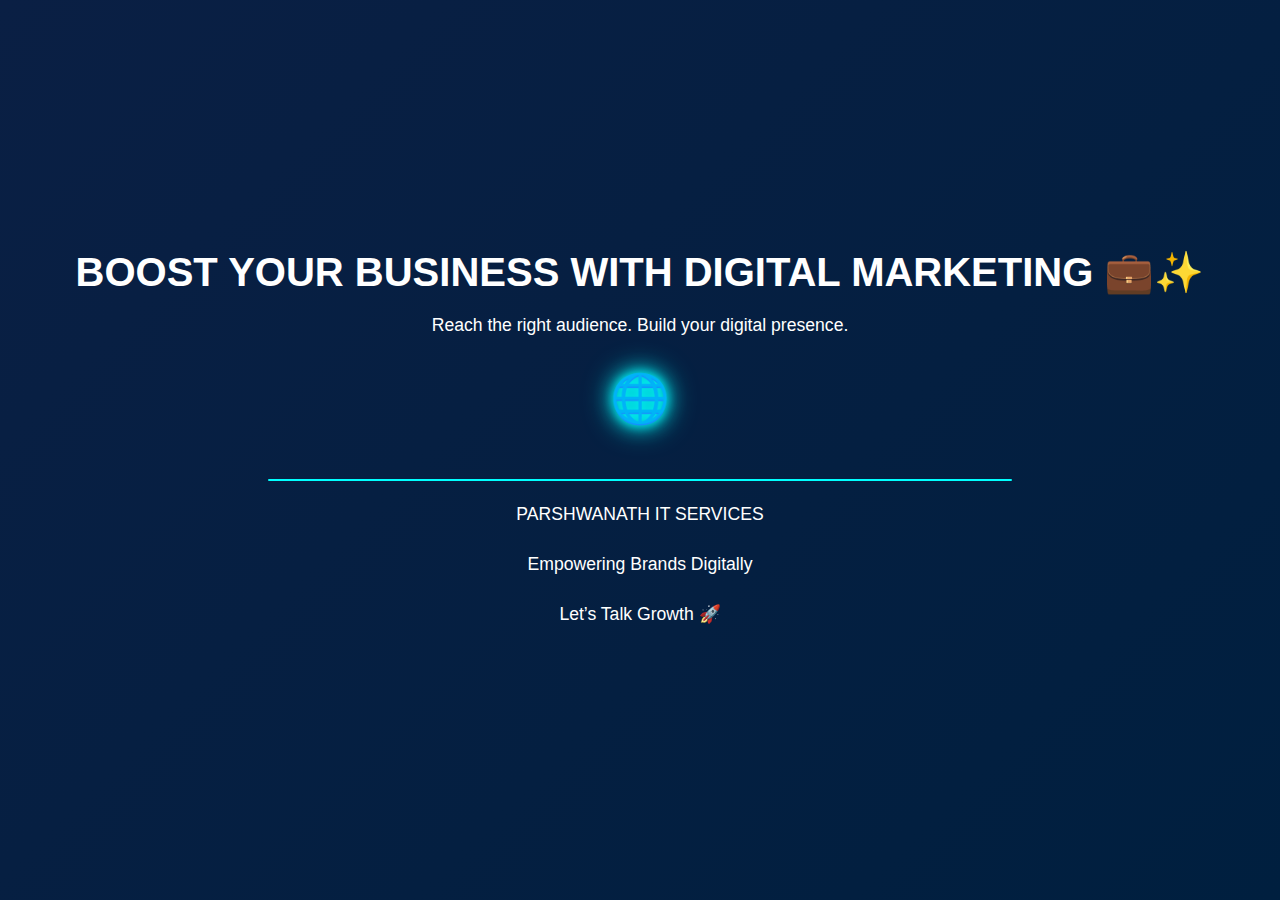
<file: index.html>
<!DOCTYPE html>
<html lang="en">
<head>
  <meta charset="UTF-8">
  <meta name="viewport" content="width=device-width, initial-scale=1.0">
  <title>Digital Marketing Post</title>
  <!-- Bootstrap CSS -->
  <link href="https://cdn.jsdelivr.net/npm/bootstrap@5.3.2/dist/css/bootstrap.min.css" rel="stylesheet">
  <style>
    body, html {
      height: 100%;
      margin: 0;
      font-family: 'Segoe UI', Tahoma, Geneva, Verdana, sans-serif;
    }

    .digital-post {
      background: linear-gradient(135deg, #0a1f44, #001f3f);
      background-size: cover;
      color: white;
      display: flex;
      flex-direction: column;
      justify-content: center;
      align-items: center;
      text-align: center;
      height: 100vh;
      padding: 20px;
      position: relative;
      overflow: hidden;
    }

    /* Subtle wave pattern */
    .digital-post::before {
      content: '';
      position: absolute;
      top: 0; left: 0; right: 0; bottom: 0;
      background: url('https://www.transparenttextures.com/patterns/waves.png') repeat;
      opacity: 0.1;
      z-index: 0;
    }

    .digital-post * {
      position: relative;
      z-index: 1;
    }

    .digital-post h1 {
      font-size: 2.5rem;
      font-weight: 700;
      margin-bottom: 1rem;
    }

    .digital-post p {
      font-size: 1.1rem;
      margin-bottom: 1.5rem;
    }

    .glowing-globe {
      font-size: 3rem;
      color: #00ffff;
      text-shadow: 0 0 10px #00ffff, 0 0 20px #00ffff, 0 0 30px #00ffff;
      margin-bottom: 1.5rem;
    }

    .footer-text {
      font-weight: 500;
      font-size: 1.1rem;
    }

    .separator {
      width: 60%;
      height: 2px;
      background: #00ffff;
      margin: 20px 0;
      border-radius: 5px;
    }
  </style>
</head>
<body>
  <div class="digital-post">
    <h1>BOOST YOUR BUSINESS WITH DIGITAL MARKETING 💼✨</h1>
    <p>Reach the right audience. Build your digital presence.</p>
    <div class="glowing-globe">🌐</div>
    <div class="separator"></div>
    <div class="footer-text">
      <p>PARSHWANATH IT SERVICES</p>
      <p>Empowering Brands Digitally</p>
      <p>Let’s Talk Growth 🚀</p>
    </div>
  </div>

  <!-- Bootstrap JS -->
  <script src="https://cdn.jsdelivr.net/npm/bootstrap@5.3.2/dist/js/bootstrap.bundle.min.js"></script>
</body>
</html>
</file>
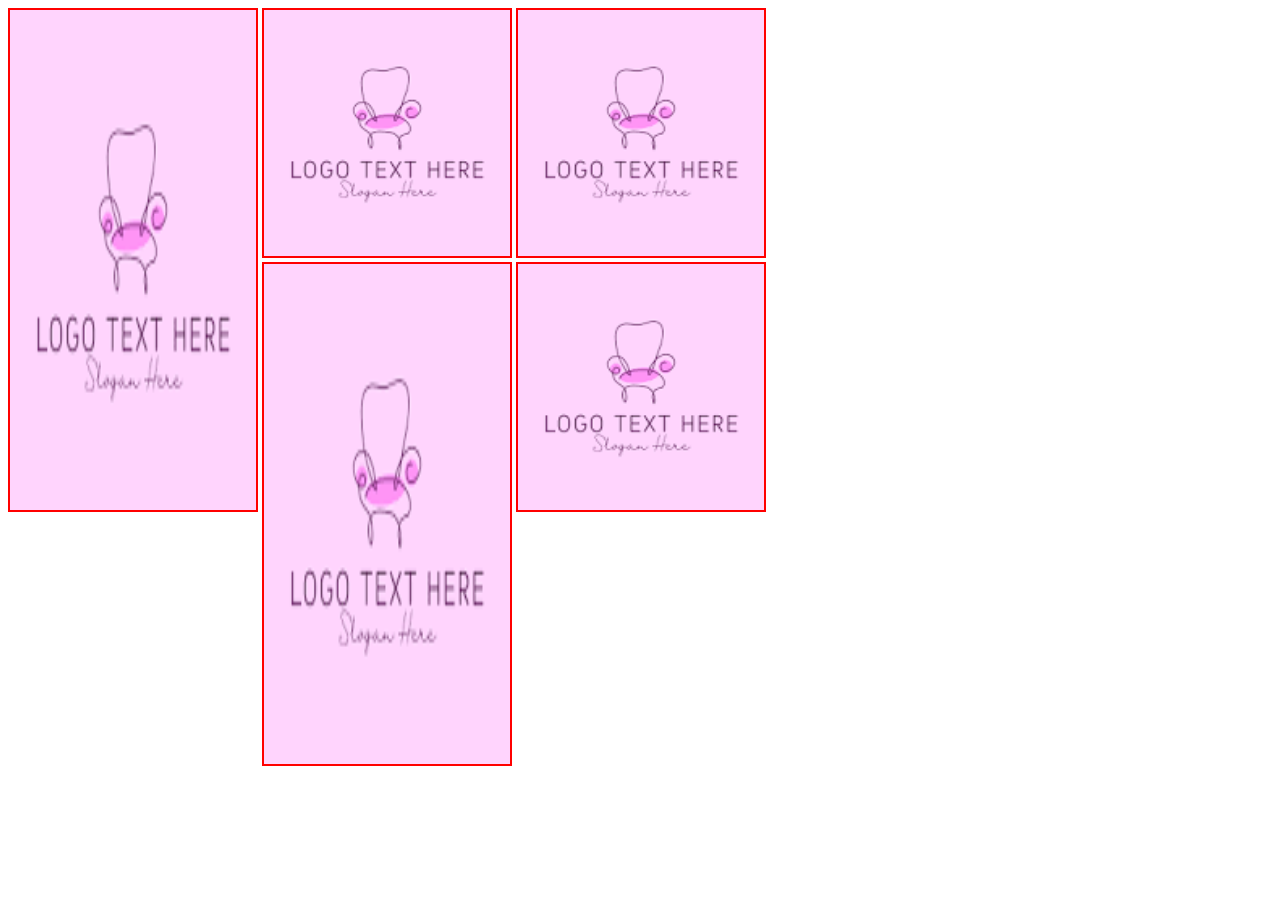
<file: css_grid/index.html>
<!DOCTYPE html>
<html lang="en">
  <head>
    <meta charset="UTF-8" />
    <meta name="viewport" content="width=device-width, initial-scale=1.0" />
    <title>Document</title>
    <style>
      section {
        display: grid;
        grid-template-rows: 250px 250px 250px;
        grid-template-columns: 250px 250px 250px;
        column-gap: 4px;
        row-gap: 4px;
      }
      .box {
        border: 2px solid red;
      }
      .box img {
        height: 100%;
        width: 100%;
      }
      #img1{
         grid-row-start: 1;
         grid-row-end: 3;

      }
      #img3{
       grid-row-start:2 ;
       grid-row-end: 4;
      }
    </style>
  </head>
  <body>
    <section>
      <div class="box" id="img1" title="img1">
        <img src="./asets/img/logo purple.png" alt="" />
      </div>
      <div class="box" id="img2" title="img2">
        <img src="./asets/img/logo purple.png" alt="" />
      </div>
      <div class="box" id="img3" title="img3">
        <img src="./asets/img/logo purple.png" alt="" />
      </div>
      <div class="box" id="img4" title="img4">
        <img src="./asets/img/logo purple.png" alt="" />
      </div>
      <div class="box" id="img5" title="img5">
        <img src="./asets/img/logo purple.png" alt="" />
      </div>
    </section>
  </body>
</html>
</file>
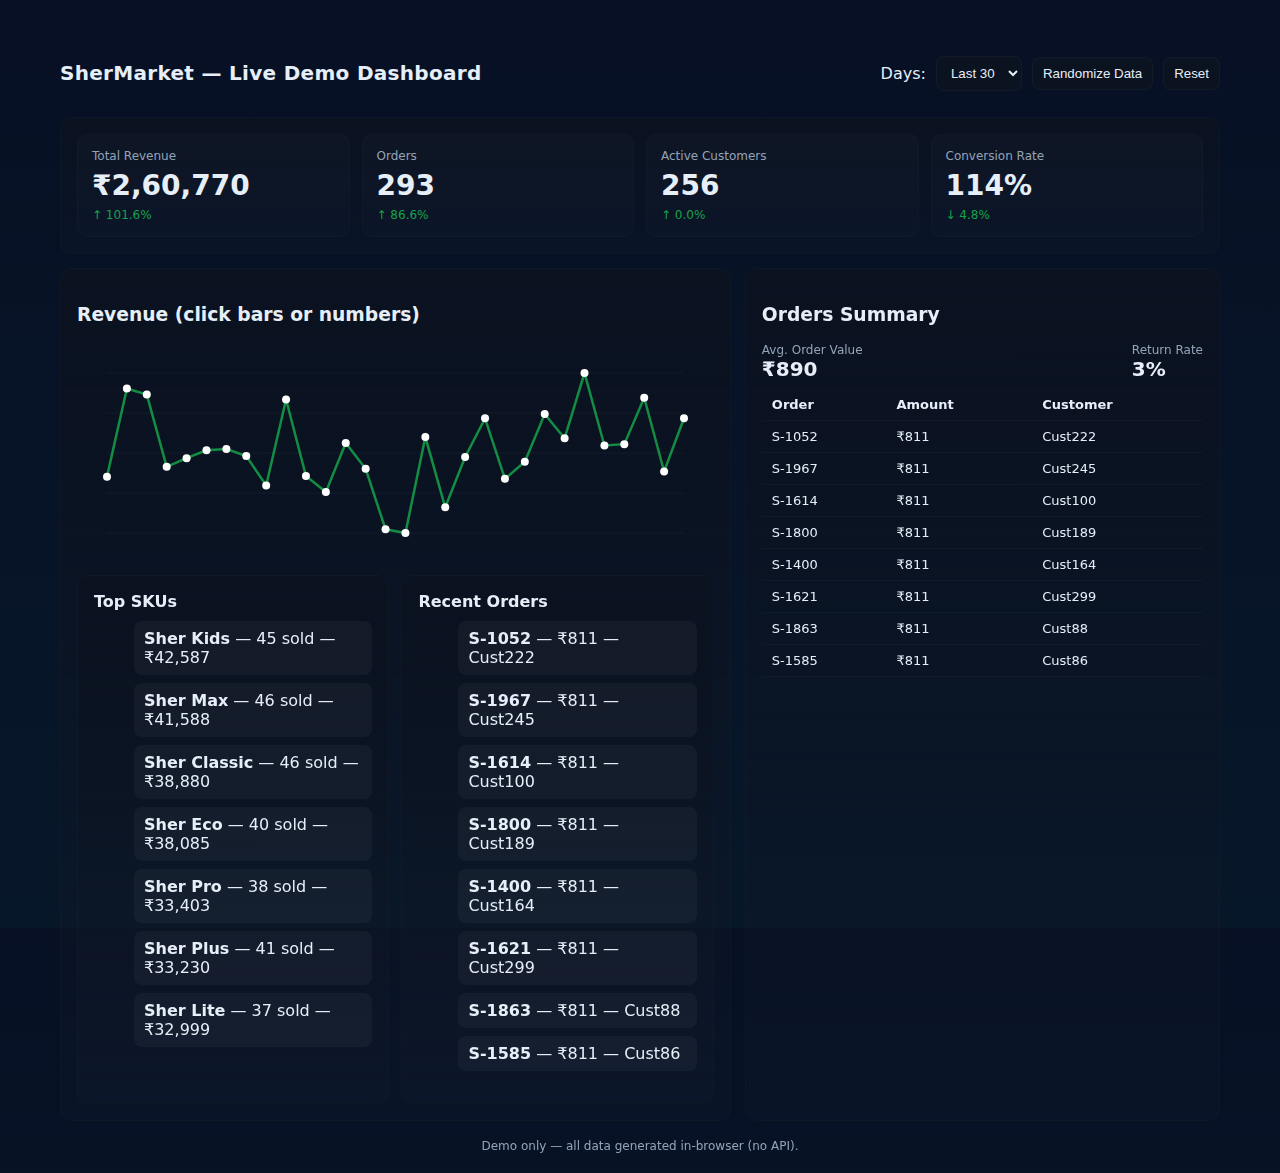
<file: dashbord/index.html>
<!doctype html>
<html lang="en">
<head>
  <meta charset="utf-8" />
  <meta name="viewport" content="width=device-width,initial-scale=1" />
  <title>SherMarket — Dynamic Dashboard (HTML/CSS/JS)</title>
  <style>
    :root{
      --bg:#0f1724; --card:#0b1220; --muted:#94a3b8; --accent:#16a34a; --glass: rgba(255,255,255,0.04);
      --glass-2: rgba(255,255,255,0.02);
      font-family: Inter, ui-sans-serif, system-ui, -apple-system, 'Segoe UI', Roboto, 'Helvetica Neue', Arial;
    }
    *{box-sizing:border-box}
    html,body{height:100%;margin:0;background:linear-gradient(180deg,#071024 0%, #07172a 100%);color:#e6eef8}
    .wrap{max-width:1200px;margin:28px auto;padding:20px}
    header{display:flex;align-items:center;justify-content:space-between;margin-bottom:18px}
    header h1{font-size:20px;letter-spacing:0.3px}
    .controls{display:flex;gap:10px;align-items:center}
    select,input[type=range],button{background:var(--card);border:1px solid var(--glass);color:inherit;padding:8px 10px;border-radius:8px}
    button{cursor:pointer}

    /* Grid */
    .grid{display:grid;grid-template-columns:repeat(12,1fr);gap:14px}
    .card{background:linear-gradient(180deg,var(--card), rgba(255,255,255,0.01));padding:16px;border-radius:12px;border:1px solid var(--glass-2)}

    /* Stats row */
    .stats{grid-column:1/-1;display:grid;grid-template-columns:repeat(4,1fr);gap:12px}
    .stat{padding:14px;border-radius:10px;background:linear-gradient(180deg, rgba(255,255,255,0.02), rgba(255,255,255,0.01));border:1px solid rgba(255,255,255,0.02)}
    .stat .label{font-size:12px;color:var(--muted)}
    .stat .number{font-size:28px;font-weight:700;margin-top:6px;cursor:pointer}
    .stat .number:hover{opacity:0.9;transform:translateY(-2px)}
    .stat .delta{font-size:12px;color:var(--accent);margin-top:6px}

    /* Main panels */
    .panel-left{grid-column:1/8}
    .panel-right{grid-column:8/13}

    /* mini cards */
    .mini{display:flex;justify-content:space-between;align-items:center}
    .list{margin-top:10px}
    .list li{padding:8px 10px;border-radius:8px;margin-bottom:8px;background:var(--glass);list-style:none}

    /* table */
    table{width:100%;border-collapse:collapse;margin-top:8px}
    th,td{padding:8px 10px;text-align:left;border-bottom:1px solid rgba(255,255,255,0.03);font-size:13px}

    /* chart */
    .chart-wrap{height:220px}
    canvas{width:100%;height:220px;border-radius:8px}

    /* modal */
    .modal{position:fixed;inset:0;display:none;align-items:center;justify-content:center;background:rgba(2,6,23,0.6)}
    .modal .box{width:520px;background:#071428;padding:18px;border-radius:12px;border:1px solid rgba(255,255,255,0.04)}
    .modal .box h3{margin:0 0 8px 0}
    .close{float:right;cursor:pointer;padding:6px;border-radius:6px}

    /* small screens */
    @media (max-width:900px){
      .stats{grid-template-columns:repeat(2,1fr)}
      .panel-left{grid-column:1/-1}
      .panel-right{grid-column:1/-1}
    }
  </style>
</head>
<body>
  <div class="wrap">
    <header>
      <h1>SherMarket — Live Demo Dashboard</h1>
      <div class="controls">
        <label for="range">Days:</label>
        <select id="range">
          <option value="7">Last 7</option>
          <option value="14">Last 14</option>
          <option value="30" selected>Last 30</option>
        </select>
        <button id="refresh">Randomize Data</button>
        <button id="reset">Reset</button>
      </div>
    </header>

    <main class="grid">
      <section class="card stats">
        <div class="stat card">
          <div class="label">Total Revenue</div>
          <div class="number stat-number" data-key="revenue">₹<span id="revenue">0</span></div>
          <div class="delta" id="rev-delta">↑ 0.0%</div>
        </div>

        <div class="stat card">
          <div class="label">Orders</div>
          <div class="number stat-number" data-key="orders"><span id="orders">0</span></div>
          <div class="delta" id="ord-delta">↑ 0.0%</div>
        </div>

        <div class="stat card">
          <div class="label">Active Customers</div>
          <div class="number stat-number" data-key="customers"><span id="customers">0</span></div>
          <div class="delta" id="cus-delta">↑ 0.0%</div>
        </div>

        <div class="stat card">
          <div class="label">Conversion Rate</div>
          <div class="number stat-number" data-key="conversion"><span id="conversion">0</span>%</div>
          <div class="delta" id="conv-delta">↑ 0.0%</div>
        </div>
      </section>

      <section class="card panel-left">
        <h3>Revenue (click bars or numbers)</h3>
        <div class="chart-wrap">
          <canvas id="lineChart"></canvas>
        </div>

        <div style="display:flex;gap:12px;margin-top:12px">
          <div style="flex:1" class="card">
            <strong>Top SKUs</strong>
            <ul class="list" id="top-skus"></ul>
          </div>
          <div style="flex:1" class="card">
            <strong>Recent Orders</strong>
            <ul class="list" id="recent-orders"></ul>
          </div>
        </div>
      </section>

      <section class="card panel-right">
        <h3>Orders Summary</h3>
        <div class="mini">
          <div>
            <div style="font-size:12px;color:var(--muted)">Avg. Order Value</div>
            <div id="aov" style="font-weight:700;font-size:20px">₹0</div>
          </div>
          <div>
            <div style="font-size:12px;color:var(--muted)">Return Rate</div>
            <div id="return-rate" style="font-weight:700;font-size:20px">0%</div>
          </div>
        </div>

        <table aria-label="Recent orders">
          <thead><tr><th>Order</th><th>Amount</th><th>Customer</th></tr></thead>
          <tbody id="orders-table"></tbody>
        </table>
      </section>

    </main>

    <!-- Modal (details when clicking numbers) -->
    <div id="modal" class="modal" role="dialog" aria-modal="true">
      <div class="box">
        <span class="close" id="modal-close">✕</span>
        <h3 id="modal-title">Details</h3>
        <div id="modal-body"></div>
      </div>
    </div>

    <footer style="text-align:center;margin-top:18px;color:var(--muted);font-size:12px">Demo only — all data generated in-browser (no API).</footer>
  </div>

  <script>
    // ---------- SAMPLE DATA GENERATION ----------
    const state = {
      days: 30,
      revenue: [],
      orders: [],
      customers: [],
      skus: [],
      recentOrders: []
    }

    function rand(min,max){ return Math.floor(Math.random()*(max-min+1))+min }

    function generateData(days){
      state.days = days
      state.revenue = []
      state.orders = []
      state.customers = []
      state.skus = []
      state.recentOrders = []

      const skuNames = ['Sher Classic','Sher Pro','Sher Lite','Sher Max','Sher Kids','Sher Eco','Sher Plus']
      for(let i=0;i<skuNames.length;i++) state.skus.push({name:skuNames[i], sold:0, revenue:0})

      for(let d=0;d<days;d++){
        const base = 8000 + Math.round(Math.sin(d/3)*1000)
        const rev = Math.round(base + rand(-1200,2500))
        const ord = Math.max(1, Math.round(rev / (rand(400,1500))))
        const cus = Math.max(1, Math.round(ord * (0.6 + Math.random()*0.6)))
        state.revenue.push(rev)
        state.orders.push(ord)
        state.customers.push(cus)

        // assign to skus randomly
        for(let i=0;i<ord;i++){
          const s = rand(0,state.skus.length-1)
          state.skus[s].sold += 1
          state.skus[s].revenue += Math.round((rev/ord))
          // push some recent orders for table
          if(d > days-7 && state.recentOrders.length < 8){
            state.recentOrders.push({id: 'S-'+(1000+rand(1,999)), amount: Math.round((rev/ord)), customer: 'Cust'+rand(1,300)})
          }
        }
      }

      // compute conversion rate % roughly
      const conv = Math.max(0.5, (state.orders.reduce((a,b)=>a+b,0) / (state.customers.reduce((a,b)=>a+b,0)+1)) * 100)

      return {
        revenueTotal: state.revenue.reduce((a,b)=>a+b,0),
        ordersTotal: state.orders.reduce((a,b)=>a+b,0),
        customersTotal: state.customers.reduce((a,b)=>a+b,0),
        conversion: Number(conv.toFixed(1)),
        aov: Math.round((state.revenue.reduce((a,b)=>a+b,0) / Math.max(1, state.orders.reduce((a,b)=>a+b,0))))
      }
    }

    // ---------- DOM UPDATES ----------
    const el = {
      revenue: document.getElementById('revenue'),
      orders: document.getElementById('orders'),
      customers: document.getElementById('customers'),
      conversion: document.getElementById('conversion'),
      topSkus: document.getElementById('top-skus'),
      recentOrders: document.getElementById('recent-orders'),
      ordersTable: document.getElementById('orders-table'),
      aov: document.getElementById('aov'),
      returnRate: document.getElementById('return-rate'),
      revDelta: document.getElementById('rev-delta'),
      ordDelta: document.getElementById('ord-delta'),
      convDelta: document.getElementById('conv-delta')
    }

    function format(n){ return n.toLocaleString('en-IN') }

    function renderSummary(summary, prevSummary){
      el.revenue.textContent = format(summary.revenueTotal)
      el.orders.textContent = format(summary.ordersTotal)
      el.customers.textContent = format(summary.customersTotal)
      el.conversion.textContent = summary.conversion
      el.aov.textContent = '₹'+format(summary.aov)
      el.returnRate.textContent = (rand(1,6)) + '%'

      // simple delta calculation
      if(prevSummary){
        el.revDelta.textContent = (diffPct(prevSummary.revenueTotal, summary.revenueTotal) >=0 ? '↑ ':'↓ ') + Math.abs(diffPct(prevSummary.revenueTotal, summary.revenueTotal)).toFixed(1) + '%'
        el.ordDelta.textContent = (diffPct(prevSummary.ordersTotal, summary.ordersTotal) >=0 ? '↑ ':'↓ ') + Math.abs(diffPct(prevSummary.ordersTotal, summary.ordersTotal)).toFixed(1) + '%'
        el.convDelta.textContent = (diffPct(prevSummary.conversion, summary.conversion) >=0 ? '↑ ':'↓ ') + Math.abs(diffPct(prevSummary.conversion, summary.conversion)).toFixed(1) + '%'
      }

      // top skus
      const sortedSkus = state.skus.slice().sort((a,b)=>b.revenue - a.revenue)
      el.topSkus.innerHTML = sortedSkus.map(s=>`<li><strong>${s.name}</strong> — ${s.sold} sold — ₹${format(s.revenue)}</li>`).join('')

      // recent orders list
      el.recentOrders.innerHTML = state.recentOrders.map(o=>`<li><strong>${o.id}</strong> — ₹${format(o.amount)} — ${o.customer}</li>`).join('')

      // orders table
      el.ordersTable.innerHTML = state.recentOrders.map(o=>`<tr><td>${o.id}</td><td>₹${format(o.amount)}</td><td>${o.customer}</td></tr>`).join('')
    }

    function diffPct(a,b){ if(a===0) return b===0?0:100; return ((b-a)/Math.abs(a))*100 }

    // ---------- Simple line chart (canvas) ----------
    const canvas = document.getElementById('lineChart')
    const ctx = canvas.getContext('2d')
    function resizeCanvas(){ canvas.width = canvas.clientWidth; canvas.height = canvas.clientHeight }
    window.addEventListener('resize', ()=>{ resizeCanvas(); drawChart() })

    function drawChart(highlightIndex){
      resizeCanvas()
      const w = canvas.width, h = canvas.height
      ctx.clearRect(0,0,w,h)
      const padding = 30
      const data = state.revenue
      if(!data || data.length===0) return
      const max = Math.max(...data)
      const min = Math.min(...data)
      const stepX = (w - padding*2) / (data.length-1 || 1)

      // draw grid
      ctx.strokeStyle = 'rgba(255,255,255,0.04)'
      ctx.lineWidth = 1
      for(let i=0;i<5;i++){
        const y = padding + (h- padding*2) * (i/4)
        ctx.beginPath(); ctx.moveTo(padding,y); ctx.lineTo(w-padding,y); ctx.stroke();
      }

      // draw line
      ctx.beginPath();
      for(let i=0;i<data.length;i++){
        const x = padding + i*stepX
        const y = padding + (1 - (data[i]-min)/(max-min+1))*(h-padding*2)
        if(i===0) ctx.moveTo(x,y); else ctx.lineTo(x,y)
      }
      ctx.strokeStyle = 'rgba(22,163,74,0.85)'
      ctx.lineWidth = 2.5
      ctx.stroke()

      // draw points and interactive areas
      for(let i=0;i<data.length;i++){
        const x = padding + i*stepX
        const y = padding + (1 - (data[i]-min)/(max-min+1))*(h-padding*2)
        ctx.beginPath(); ctx.arc(x,y,4,0,Math.PI*2); ctx.fillStyle='white'; ctx.fill();
      }
    }

    // make canvas clickable: map clicks to nearest index
    canvas.addEventListener('click', (ev)=>{
      const rect = canvas.getBoundingClientRect()
      const x = ev.clientX - rect.left
      const w = canvas.width
      const padding = 30
      const data = state.revenue
      const stepX = (w - padding*2) / (data.length-1 || 1)
      const idx = Math.round((x - padding)/stepX)
      if(idx>=0 && idx<data.length) showDetail('day', idx)
    })

    // ---------- Modal & click handlers ----------
    const modal = document.getElementById('modal')
    const modalTitle = document.getElementById('modal-title')
    const modalBody = document.getElementById('modal-body')
    document.getElementById('modal-close').addEventListener('click', ()=> modal.style.display='none')
    modal.addEventListener('click', (e)=>{ if(e.target===modal) modal.style.display='none' })

    function showDetail(key, idx){
      modal.style.display = 'flex'
      if(key==='revenue' || key==='day'){
        if(key==='revenue') idx = state.revenue.length-1
        modalTitle.textContent = 'Revenue breakdown'
        const dayRev = state.revenue[idx]
        modalBody.innerHTML = `<p><strong>Day ${idx+1} — ₹${format(dayRev)}</strong></p>
          <p>Orders: ${state.orders[idx]}<br>Customers: ${state.customers[idx]}<br></p>
          <p>Top products that day (simulated):</p>
          <ul>${state.skus.slice(0,4).map(s=>`<li>${s.name} — ${Math.max(1,Math.round(s.sold/(idx+3)))} sold</li>`).join('')}</ul>`
      } else if(key==='orders'){
        modalTitle.textContent = 'Orders — details'
        modalBody.innerHTML = `<p>Total orders: ${format(state.orders.reduce((a,b)=>a+b,0))}</p>
          <p>Recent orders:</p><ul>${state.recentOrders.map(o=>`<li>${o.id} — ₹${format(o.amount)} — ${o.customer}</li>`).join('')}</ul>`
      } else if(key==='customers'){
        modalTitle.textContent = 'Active customers'
        modalBody.innerHTML = `<p>Active customers in range: ${format(state.customers.reduce((a,b)=>a+b,0))}</p>
          <p>Sample customers:</p><ul>${Array.from({length:6}).map((_,i)=>`<li>Customer ${rand(100,999)}</li>`).join('')}</ul>`
      } else if(key==='conversion'){
        modalTitle.textContent = 'Conversion rate'
        modalBody.innerHTML = `<p>Conversion: ${document.getElementById('conversion').textContent}%</p>
        <p>Tips: improve product pages, faster checkout, clear shipping info.</p>`
      }
    }

    // attach click listeners to all stat numbers
    document.querySelectorAll('.stat-number').forEach(elm=>{
      elm.addEventListener('click', ()=>{
        const key = elm.dataset.key
        showDetail(key)
      })
    })

    // ---------- UI controls ----------
    const range = document.getElementById('range')
    document.getElementById('refresh').addEventListener('click', ()=>{
      const days = Number(range.value)
      const prev = generateData(days)
      // randomize again to create new prev and current for delta example
      const prevTwo = generateData(days)
      const current = generateData(days)
      renderSummary(current, prevTwo)
      drawChart()
    })

    document.getElementById('reset').addEventListener('click', ()=>{
      init()
    })

    range.addEventListener('change', ()=>{ init() })

    // ---------- init ----------
    function init(){
      const days = Number(range.value)
      // keep a copy for previous range to show deltas
      const prevSummary = generateData(Math.max(7, Math.round(days/2)))
      const summary = generateData(days)
      renderSummary(summary, prevSummary)
      drawChart()
    }

    // initialize on load
    init()
  </script>
</body>
</html>
</file>
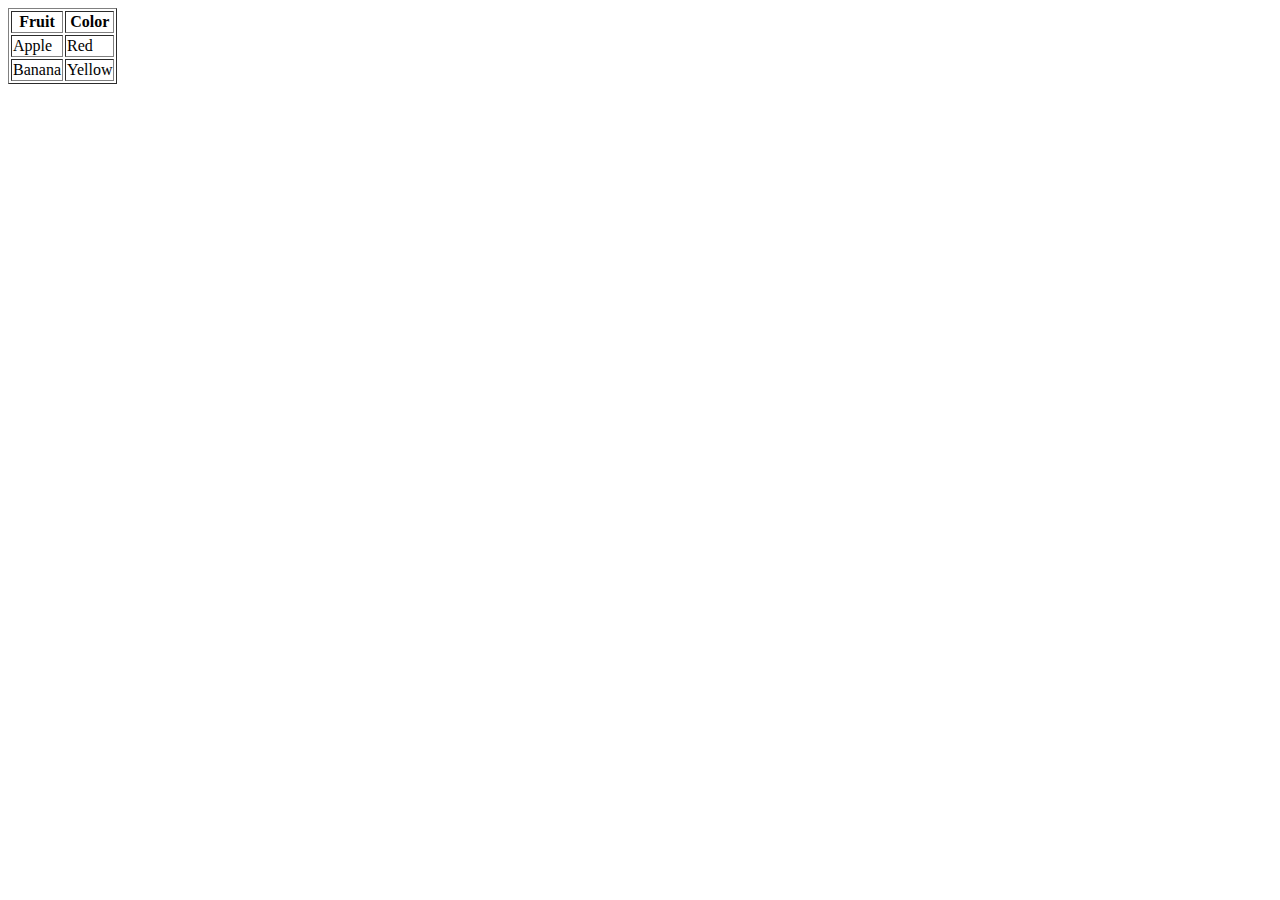
<file: presentation/index.html>
<!DOCTYPE html>
<html lang="en">
<head>
    <meta charset="UTF-8">
    <meta name="viewport" content="width=device-width, initial-scale=1.0">
    <title>table</title>
</head>
<body>
    <table border="1">
  <tr>
    <th>Fruit</th>
    <th>Color</th>
  </tr>
  <tr>
    <td>Apple</td>
    <td>Red</td>
  </tr>
  <tr>
    <td>Banana</td>
    <td>Yellow</td>
  </tr>
</table>

</body>
</html>
</file>
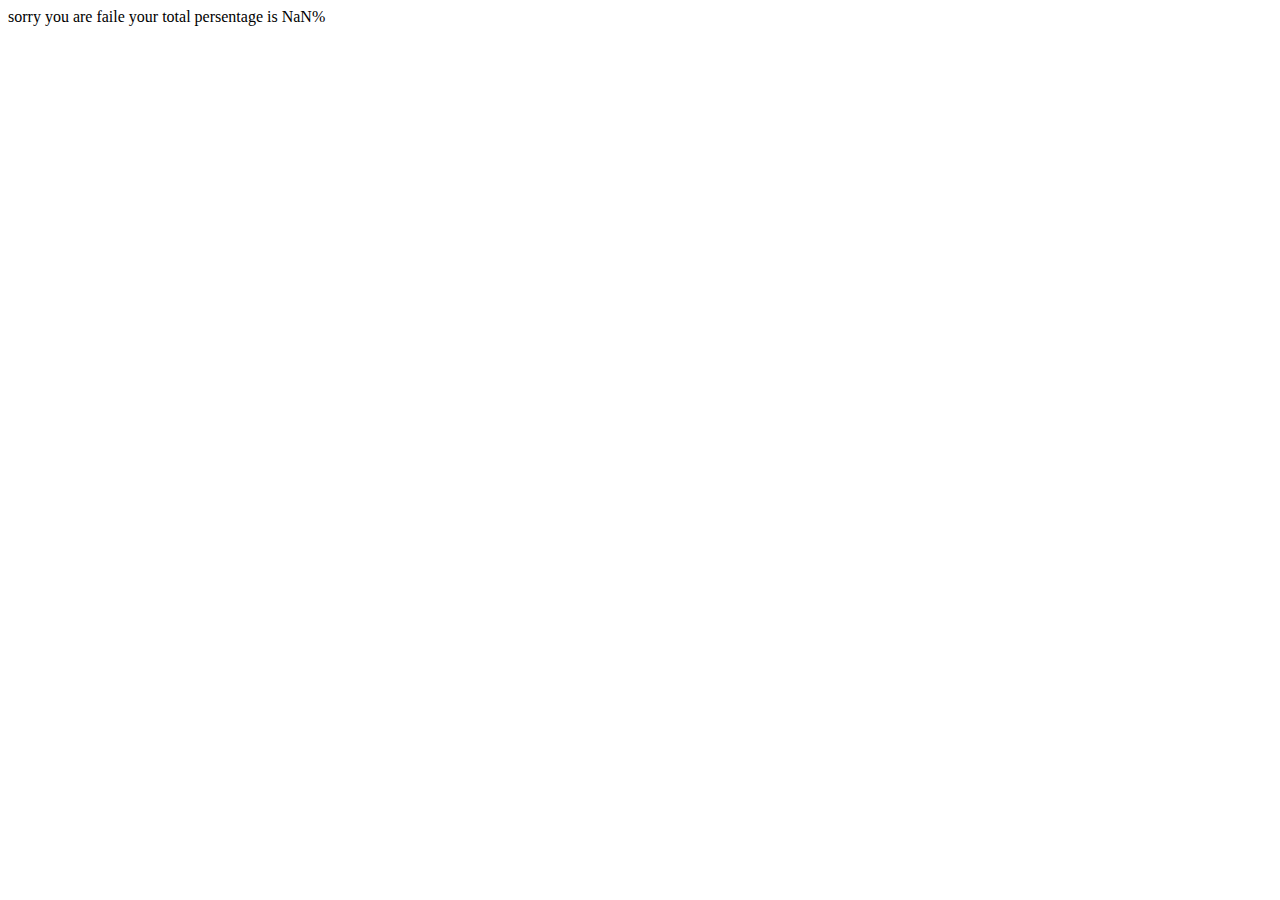
<file: conditionaltask.html>
<!DOCTYPE html>
<html lang="en">
<head>
    <meta charset="UTF-8">
    <meta name="viewport" content="width=device-width, initial-scale=1.0">
    <title>Document</title>
</head>
<body>
    <script>
        let hindi=prompt("enter your marks in hindi")
        let gujarti=prompt("enter your marks in gujarti")
        let english=prompt("enter your marks in english")
        let computer=prompt("enter your marks in computer")

        
        let mark=(parseFloat(hindi)+parseFloat(gujarti)+parseFloat(english)+parseFloat(computer));
        let grade = (mark/400)*100;

       if(hindi > 100){
        document.writeln("write carrect mark for hindi");
       }
        if(gujarti > 100){
        document.writeln("write carrect mark for gujarti");
       }
        if(english > 100){
        document.writeln("write carrect mark for english");
       }
        if(computer > 100){
        document.writeln("write carrect mark for gujari");
       }
       else if(grade <=100 && grade >80){
        document.writeln("cogretulasion you are pass with distinction");
        document.writeln("your total persentage is " + "",grade,"%");
       }
       else if(grade <=80 && grade >75){
        document.writeln("cogretulasion you are pass with first class");
        document.writeln("your total persentage is " + "",grade,"%");
       }
       else if(grade <=75 && grade >50){
        document.writeln("cogretulasion you are pass with second class");
        document.writeln("your total persentage is " + "",grade,"%");
       }
       else if(grade <=50 && grade >33){
        document.writeln("cogretulasion you are pass with third class");
        document.writeln("your total persentage is " + "",grade,"%");
       }
       else{
        document.writeln("sorry you are faile")
        document.writeln("your total persentage is " + "",grade,"%");
       }
    </script>
</body>
</html>
</file>
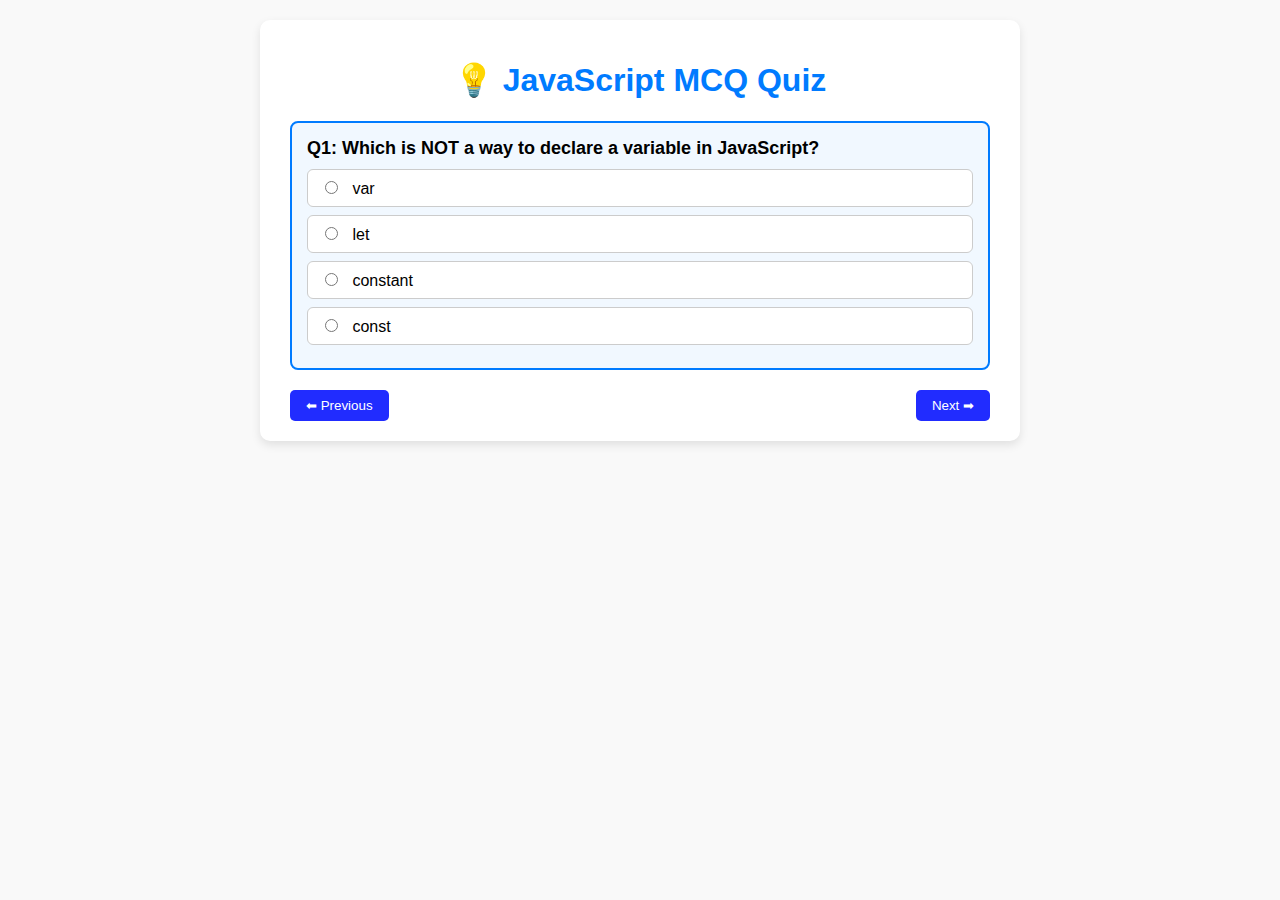
<file: quize.html>
<!DOCTYPE html>
<html lang="en">
<head>
  <meta charset="UTF-8">
  <meta name="viewport" content="width=device-width, initial-scale=1.0">
  <title>JavaScript MCQ Quiz</title>
  <style>
    body {
      font-family: Arial, sans-serif;
      background: #f9f9f9;
      margin: 0;
      padding: 20px;
    }

    .container {
      max-width: 700px;
      margin: auto;
      background: #fff;
      padding: 20px 30px;
      border-radius: 10px;
      box-shadow: 0 4px 10px rgba(0, 0, 0, 0.1);
    }

    h1 {
      text-align: center;
      color: #007bff;
    }

    .question-box {
      display: none;
      padding: 15px;
      border: 2px solid #007bff;
      border-radius: 8px;
      background: #f1f8ff;
      margin-bottom: 20px;
    }

    .question {
      font-weight: bold;
      font-size: 18px;
      margin-bottom: 10px;
    }

    .options label {
      display: block;
      background: #fff;
      margin: 8px 0;
      padding: 8px 12px;
      border: 1px solid #ccc;
      border-radius: 6px;
      cursor: pointer;
      transition: 0.2s;
    }

    .options input {
      margin-right: 10px;
    }

    .options label:hover {
      background: #e9f5ff;
    }

    .nav-buttons {
      display: flex;
      justify-content: space-between;
      margin-top: 20px;
    }

    button {
      padding: 8px 16px;
      border: none;
      background: #212cff;
      color: #fff;
      border-radius: 5px;
      cursor: pointer;
    }

    button:hover {
      background: #0056b3;
    }

    #result {
      display: none;
      font-weight: bold;
      font-size: 20px;
      text-align: center;
      color: green;
    }
  </style>
</head>
<body>
  <div class="container">
    <h1>💡 JavaScript MCQ Quiz</h1>

    <div class="question-box">
      <div class="question">Q1: Which is NOT a way to declare a variable in JavaScript?</div>
      <div class="options">
        <label><input type="radio" name="q1" value="a"> var</label>
        <label><input type="radio" name="q1" value="b"> let</label>
        <label><input type="radio" name="q1" value="c"> constant</label>
        <label><input type="radio" name="q1" value="d"> const</label>
      </div>
    </div>

    <div class="question-box">
      <div class="question">Q2: What does === check in JavaScript?</div>
      <div class="options">
        <label><input type="radio" name="q2" value="a"> Value only</label>
        <label><input type="radio" name="q2" value="b"> Data type only</label>
        <label><input type="radio" name="q2" value="c"> Value + Data type</label>
        <label><input type="radio" name="q2" value="d"> None</label>
      </div>
    </div>

    <div class="question-box">
      <div class="question">Q3: Which is an example of asynchronous function?</div>
      <div class="options">
        <label><input type="radio" name="q3" value="a"> console.log()</label>
        <label><input type="radio" name="q3" value="b"> setTimeout()</label>
        <label><input type="radio" name="q3" value="c"> Math.random()</label>
        <label><input type="radio" name="q3" value="d"> parseInt()</label>
      </div>
    </div>

    <div class="question-box">
      <div class="question">Q4: What is a closure in JavaScript?</div>
      <div class="options">
        <label><input type="radio" name="q4" value="a"> A block scope variable</label>
        <label><input type="radio" name="q4" value="b"> A function inside another function that remembers outer variables</label>
        <label><input type="radio" name="q4" value="c"> A way to close the browser</label>
        <label><input type="radio" name="q4" value="d"> None of the above</label>
      </div>
    </div>

    <div class="nav-buttons">
      <button onclick="prevQuestion()">⬅ Previous</button>
      <button onclick="nextQuestion()">Next ➡</button>
    </div>

    <div id="result"></div>
  </div>

  <script>
    let current = 0;
    const questions = document.querySelectorAll(".question-box");
    const resultDiv = document.getElementById("result");

    // Correct answers
    const answers = {
      q1: "c",
      q2: "c",
      q3: "b",
      q4: "b"
    };

    function showQuestion(index) {
      questions.forEach((q, i) => {
        q.style.display = (i === index) ? "block" : "none";
      });
    }

    function nextQuestion() {
      if (current < questions.length - 1) {
        current++;
        showQuestion(current);
      } else {
        finishQuiz();
      }
    }

    function prevQuestion() {
      if (current > 0) {
        current--;
        showQuestion(current);
      }
    }

    function finishQuiz() {
      let score = 0;
      Object.keys(answers).forEach(q => {
        const selected = document.querySelector(`input[name="${q}"]:checked`);
        if (selected && selected.value === answers[q]) {
          score++;
        }
      });

      questions.forEach(q => q.style.display = "none");
      document.querySelector(".nav-buttons").style.display = "none";
      resultDiv.style.display = "block";
      resultDiv.textContent = `🎉 Quiz Finished! Your Score: ${score}/${questions.length}`;
    }

    // show first question
    showQuestion(current);
  </script>
</body>
</html>
</file>
